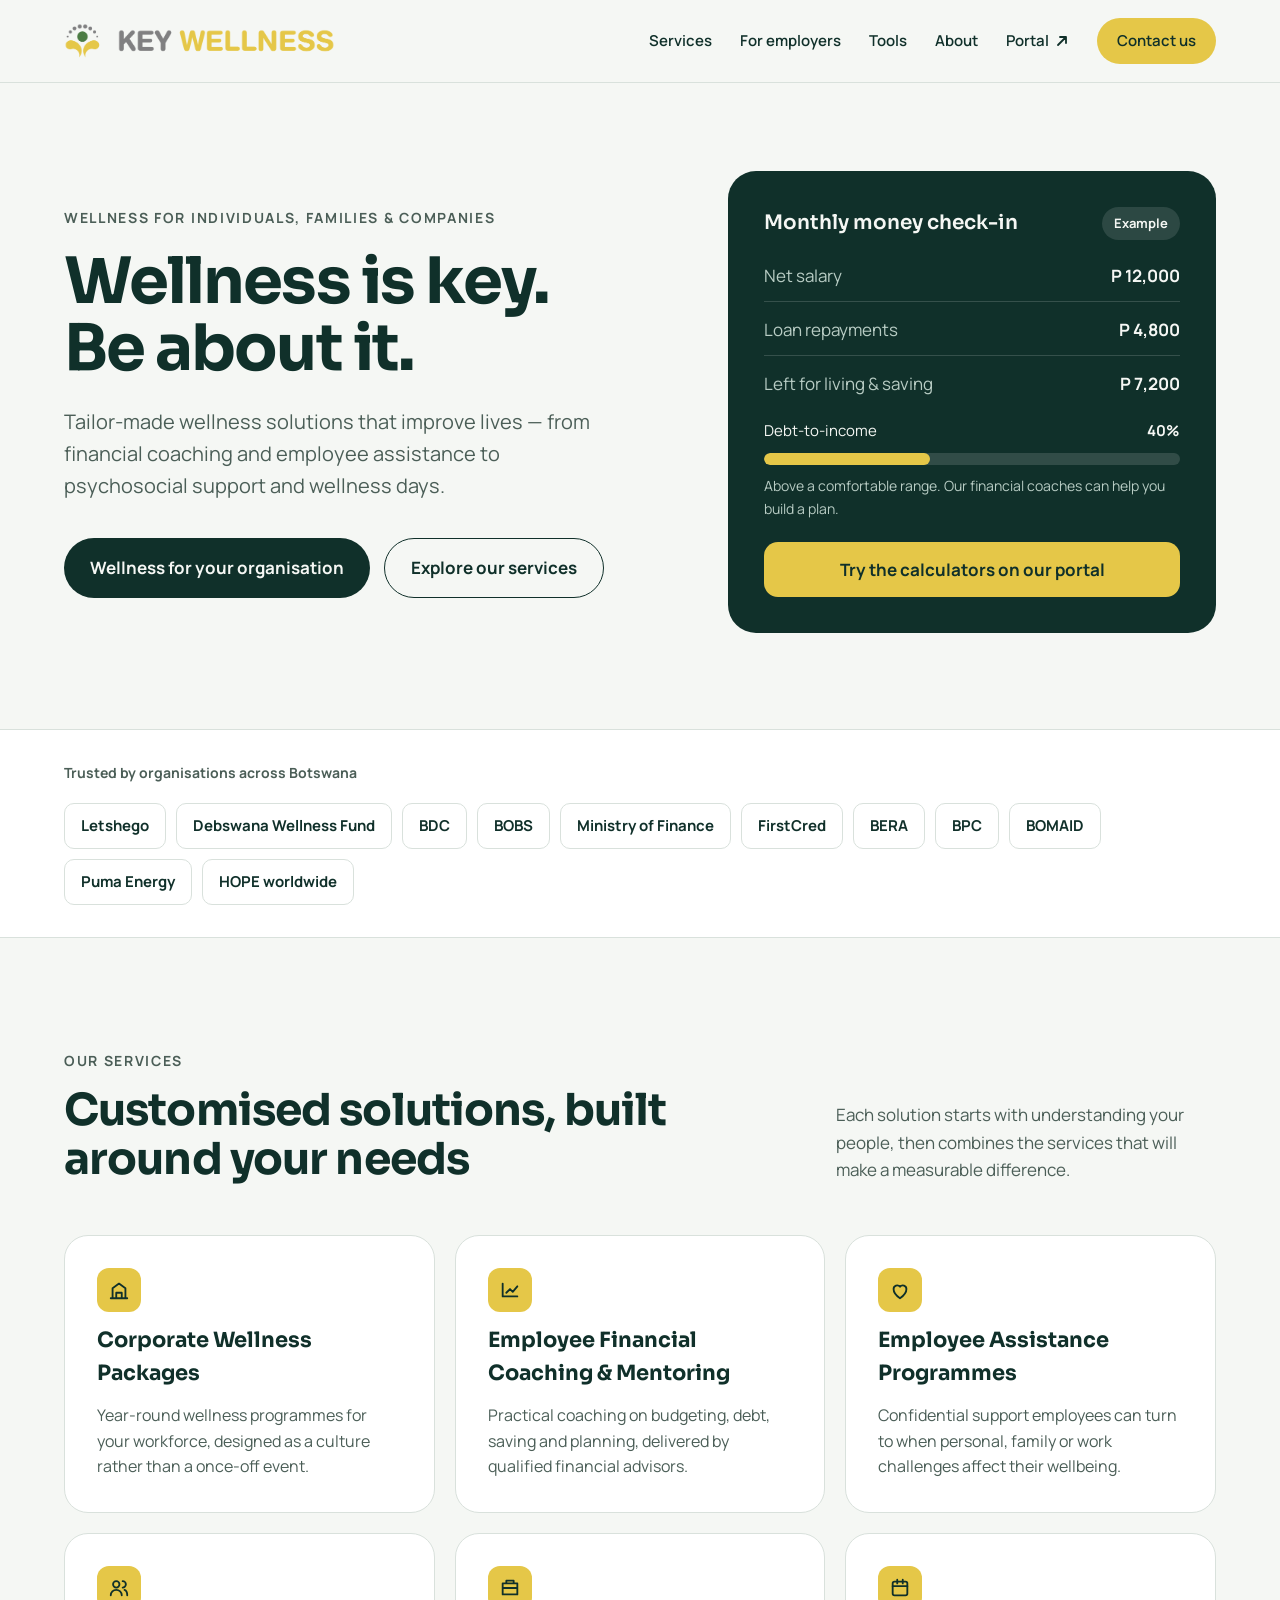
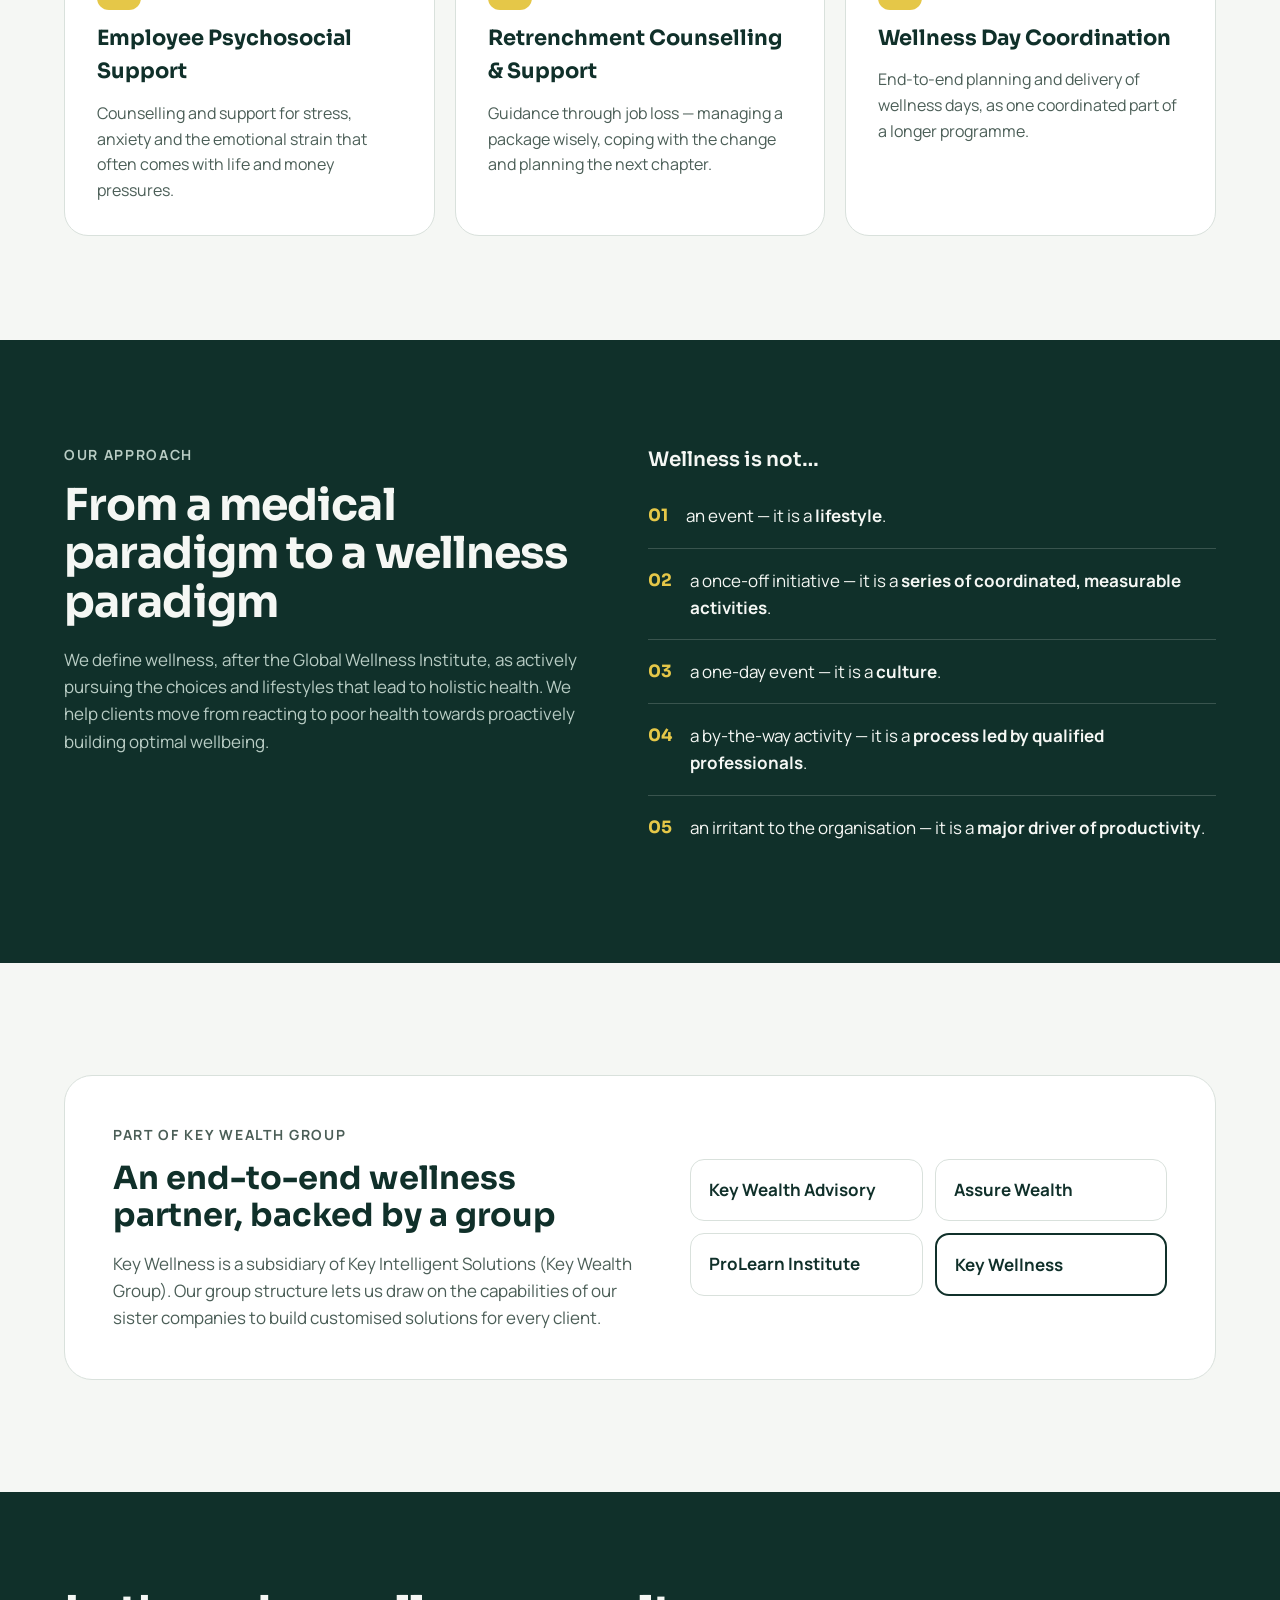
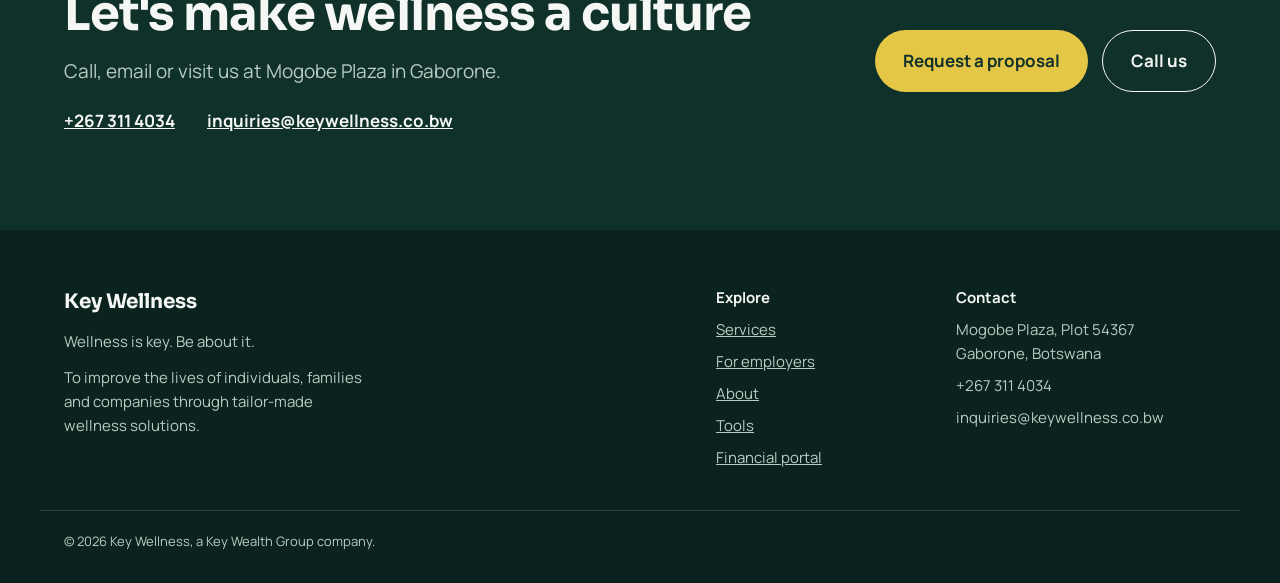
<file: index.html>
<!doctype html>
<html lang="en">
<head>
<meta charset="utf-8">
<meta name="viewport" content="width=device-width, initial-scale=1">
<title>Key Wellness — Home</title>
<meta name="description" content="Key Wellness offers tailor-made wellness solutions for individuals, families and companies in Botswana.">
<link rel="icon" href="logo.png">
<link rel="preconnect" href="https://fonts.googleapis.com">
<link rel="stylesheet" href="https://fonts.googleapis.com/css2?family=Sora:wght@600;700&amp;family=Manrope:wght@400;500;600;700&amp;display=swap">
<style>
body{margin:0;background:#F5F7F4}
a{color:#10302A}a:hover{color:#1C4A40}
</style>
<style>html{scroll-behavior:smooth}*{box-sizing:border-box}img{max-width:100%}@media (max-width:640px){h1{font-size:44px!important}h2{font-size:32px!important}}</style>
</head>
<body>
<div style="font-family: Manrope, system-ui, sans-serif; color: #10302A; background: #F5F7F4; font-size: 17px; line-height: 1.6">

<header style="background: #F5F7F4; border-bottom: 1px solid #D9E1DC">
<nav style="max-width: 1200px; margin: 0 auto; padding: 18px 24px; display: flex; flex-wrap: wrap; align-items: center; justify-content: space-between; gap: 16px">
<a href="index.html" style="display: flex; align-items: center; gap: 10px; text-decoration: none; color: #10302A">
<img src="logo.png" alt="Key Wellness" style="height: 36px; width: auto; display: block">
</a>
<div style="display: flex; flex-wrap: wrap; align-items: center; gap: 28px; font-weight: 600; font-size: 15px">
<a href="#services" style="text-decoration: none">Services</a>
<a href="employers.html" style="text-decoration: none">For employers</a>
<a href="tools.html" style="text-decoration: none">Tools</a>
<a href="#about" style="text-decoration: none">About</a>
<a href="https://portal.keywellness.co.bw/" style="text-decoration: none; display: inline-flex; align-items: center; gap: 6px">Portal <svg width="14" height="14" viewBox="0 0 14 14" aria-hidden="true"><path d="M5 3h6v6M11 3 3 11" fill="none" stroke="currentColor" stroke-width="1.8" stroke-linecap="round" stroke-linejoin="round"></path></svg></a>
<a href="#contact" style="text-decoration: none; background: #E5C748; color: #10302A; padding: 11px 20px; border-radius: 999px; min-height: 44px; box-sizing: border-box; display: inline-flex; align-items: center">Contact us</a>
</div>
</nav>
</header>

<section style="max-width: 1200px; margin: 0 auto; padding: 88px 24px 96px; display: flex; flex-wrap: wrap; gap: 56px; align-items: center">
<div style="flex: 1 1 520px; min-width: 0">
<p style="margin: 0 0 20px; font-size: 14px; font-weight: 700; letter-spacing: 0.12em; text-transform: uppercase; color: #4B5E57">Wellness for individuals, families &amp; companies</p>
<h1 style="margin: 0 0 24px; font-family: Sora, sans-serif; font-size: 64px; line-height: 1.04; letter-spacing: -0.03em; font-weight: 700">Wellness is key.<br>Be about it.</h1>
<p style="margin: 0 0 36px; font-size: 20px; color: #4B5E57; max-width: 34rem">Tailor-made wellness solutions that improve lives — from financial coaching and employee assistance to psychosocial support and wellness days.</p>
<div style="display: flex; flex-wrap: wrap; gap: 14px">
<a href="employers.html" style="text-decoration: none; background: #10302A; color: #F5F7F4; font-weight: 700; padding: 16px 26px; border-radius: 999px; min-height: 44px; box-sizing: border-box">Wellness for your organisation</a>
<a href="#services" style="text-decoration: none; border: 1.5px solid #10302A; font-weight: 700; padding: 15px 26px; border-radius: 999px; min-height: 44px; box-sizing: border-box">Explore our services</a>
</div>
</div>
<div style="flex: 1 1 400px; min-width: 0">
<div style="background: #10302A; color: #F5F7F4; border-radius: 28px; padding: 36px; display: flex; flex-direction: column; gap: 22px">
<div style="display: flex; justify-content: space-between; align-items: center; gap: 12px">
<span style="font-family: Sora, sans-serif; font-weight: 600; font-size: 20px">Monthly money check-in</span>
<span style="font-size: 13px; font-weight: 700; background: rgba(245,247,244,0.12); padding: 6px 12px; border-radius: 999px">Example</span>
</div>
<div style="display: flex; flex-direction: column; gap: 14px">
<div style="display: flex; justify-content: space-between; border-bottom: 1px solid rgba(245,247,244,0.16); padding-bottom: 12px"><span style="color: #B8CCC4">Net salary</span><span style="font-weight: 700">P 12,000</span></div>
<div style="display: flex; justify-content: space-between; border-bottom: 1px solid rgba(245,247,244,0.16); padding-bottom: 12px"><span style="color: #B8CCC4">Loan repayments</span><span style="font-weight: 700">P 4,800</span></div>
<div style="display: flex; justify-content: space-between"><span style="color: #B8CCC4">Left for living &amp; saving</span><span style="font-weight: 700">P 7,200</span></div>
</div>
<div style="display: flex; flex-direction: column; gap: 10px">
<div style="display: flex; justify-content: space-between; font-size: 15px"><span>Debt-to-income</span><span style="font-weight: 700">40%</span></div>
<div style="height: 12px; background: rgba(245,247,244,0.14); border-radius: 999px; overflow: hidden"><div style="width: 40%; height: 100%; background: #E5C748; border-radius: 999px"></div></div>
<p style="margin: 0; font-size: 14px; color: #B8CCC4">Above a comfortable range. Our financial coaches can help you build a plan.</p>
</div>
<a href="tools.html" style="text-decoration: none; background: #E5C748; color: #10302A; text-align: center; font-weight: 700; padding: 14px; border-radius: 14px; min-height: 44px; box-sizing: border-box">Try the calculators on our portal</a>
</div>
</div>
</section>

<section style="border-top: 1px solid #D9E1DC; border-bottom: 1px solid #D9E1DC; background: #FFFFFF">
<div style="max-width: 1200px; margin: 0 auto; padding: 32px 24px; display: flex; flex-direction: column; gap: 18px">
<span style="font-size: 14px; font-weight: 700; color: #4B5E57">Trusted by organisations across Botswana</span>
<div style="display: flex; flex-wrap: wrap; gap: 10px">
<span style="border: 1px solid #D9E1DC; border-radius: 10px; padding: 10px 16px; font-weight: 700; font-size: 15px">Letshego</span>
<span style="border: 1px solid #D9E1DC; border-radius: 10px; padding: 10px 16px; font-weight: 700; font-size: 15px">Debswana Wellness Fund</span>
<span style="border: 1px solid #D9E1DC; border-radius: 10px; padding: 10px 16px; font-weight: 700; font-size: 15px">BDC</span>
<span style="border: 1px solid #D9E1DC; border-radius: 10px; padding: 10px 16px; font-weight: 700; font-size: 15px">BOBS</span>
<span style="border: 1px solid #D9E1DC; border-radius: 10px; padding: 10px 16px; font-weight: 700; font-size: 15px">Ministry of Finance</span>
<span style="border: 1px solid #D9E1DC; border-radius: 10px; padding: 10px 16px; font-weight: 700; font-size: 15px">FirstCred</span>
<span style="border: 1px solid #D9E1DC; border-radius: 10px; padding: 10px 16px; font-weight: 700; font-size: 15px">BERA</span>
<span style="border: 1px solid #D9E1DC; border-radius: 10px; padding: 10px 16px; font-weight: 700; font-size: 15px">BPC</span>
<span style="border: 1px solid #D9E1DC; border-radius: 10px; padding: 10px 16px; font-weight: 700; font-size: 15px">BOMAID</span>
<span style="border: 1px solid #D9E1DC; border-radius: 10px; padding: 10px 16px; font-weight: 700; font-size: 15px">Puma Energy</span>
<span style="border: 1px solid #D9E1DC; border-radius: 10px; padding: 10px 16px; font-weight: 700; font-size: 15px">HOPE worldwide</span>
</div>
</div>
</section>

<section id="services" style="max-width: 1200px; margin: 0 auto; padding: 112px 24px 104px">
<div style="display: flex; flex-wrap: wrap; justify-content: space-between; align-items: flex-end; gap: 24px; margin-bottom: 52px">
<div style="max-width: 640px">
<p style="margin: 0 0 14px; font-size: 14px; font-weight: 700; letter-spacing: 0.12em; text-transform: uppercase; color: #4B5E57">Our services</p>
<h2 style="margin: 0; font-family: Sora, sans-serif; font-size: 44px; line-height: 1.1; letter-spacing: -0.02em">Customised solutions, built around your needs</h2>
</div>
<p style="margin: 0; max-width: 380px; color: #4B5E57">Each solution starts with understanding your people, then combines the services that will make a measurable difference.</p>
</div>
<div style="display: flex; flex-wrap: wrap; gap: 20px">
<div style="flex: 1 1 340px; min-width: 0; background: #FFFFFF; border: 1px solid #D9E1DC; border-radius: 24px; padding: 32px; display: flex; flex-direction: column; gap: 12px">
<span style="width: 44px; height: 44px; border-radius: 12px; background: #E5C748; display: flex; align-items: center; justify-content: center"><svg width="22" height="22" viewBox="0 0 24 24" aria-hidden="true"><path d="M3 21h18M5 21V10l7-5 7 5v11M9 21v-6h6v6" fill="none" stroke="#10302A" stroke-width="2" stroke-linecap="round" stroke-linejoin="round"></path></svg></span>
<h3 style="margin: 0; font-family: Sora, sans-serif; font-size: 21px">Corporate Wellness Packages</h3>
<p style="margin: 0; color: #4B5E57; font-size: 16px">Year-round wellness programmes for your workforce, designed as a culture rather than a once-off event.</p>
</div>
<div style="flex: 1 1 340px; min-width: 0; background: #FFFFFF; border: 1px solid #D9E1DC; border-radius: 24px; padding: 32px; display: flex; flex-direction: column; gap: 12px">
<span style="width: 44px; height: 44px; border-radius: 12px; background: #E5C748; display: flex; align-items: center; justify-content: center"><svg width="22" height="22" viewBox="0 0 24 24" aria-hidden="true"><path d="M4 19V5M4 19h16M8 15l4-4 3 3 5-6" fill="none" stroke="#10302A" stroke-width="2" stroke-linecap="round" stroke-linejoin="round"></path></svg></span>
<h3 style="margin: 0; font-family: Sora, sans-serif; font-size: 21px">Employee Financial Coaching &amp; Mentoring</h3>
<p style="margin: 0; color: #4B5E57; font-size: 16px">Practical coaching on budgeting, debt, saving and planning, delivered by qualified financial advisors.</p>
</div>
<div style="flex: 1 1 340px; min-width: 0; background: #FFFFFF; border: 1px solid #D9E1DC; border-radius: 24px; padding: 32px; display: flex; flex-direction: column; gap: 12px">
<span style="width: 44px; height: 44px; border-radius: 12px; background: #E5C748; display: flex; align-items: center; justify-content: center"><svg width="22" height="22" viewBox="0 0 24 24" aria-hidden="true"><path d="M12 21s-7-4.5-7-10a4 4 0 0 1 7-2.6A4 4 0 0 1 19 11c0 5.5-7 10-7 10z" fill="none" stroke="#10302A" stroke-width="2" stroke-linejoin="round"></path></svg></span>
<h3 style="margin: 0; font-family: Sora, sans-serif; font-size: 21px">Employee Assistance Programmes</h3>
<p style="margin: 0; color: #4B5E57; font-size: 16px">Confidential support employees can turn to when personal, family or work challenges affect their wellbeing.</p>
</div>
<div style="flex: 1 1 340px; min-width: 0; background: #FFFFFF; border: 1px solid #D9E1DC; border-radius: 24px; padding: 32px; display: flex; flex-direction: column; gap: 12px">
<span style="width: 44px; height: 44px; border-radius: 12px; background: #E5C748; display: flex; align-items: center; justify-content: center"><svg width="22" height="22" viewBox="0 0 24 24" aria-hidden="true"><circle cx="9" cy="8" r="3.5" fill="none" stroke="#10302A" stroke-width="2"></circle><path d="M3 20c0-3.3 2.7-6 6-6s6 2.7 6 6M16 4.5a3.5 3.5 0 0 1 0 7M18 14c2 .7 3 2.8 3 6" fill="none" stroke="#10302A" stroke-width="2" stroke-linecap="round"></path></svg></span>
<h3 style="margin: 0; font-family: Sora, sans-serif; font-size: 21px">Employee Psychosocial Support</h3>
<p style="margin: 0; color: #4B5E57; font-size: 16px">Counselling and support for stress, anxiety and the emotional strain that often comes with life and money pressures.</p>
</div>
<div style="flex: 1 1 340px; min-width: 0; background: #FFFFFF; border: 1px solid #D9E1DC; border-radius: 24px; padding: 32px; display: flex; flex-direction: column; gap: 12px">
<span style="width: 44px; height: 44px; border-radius: 12px; background: #E5C748; display: flex; align-items: center; justify-content: center"><svg width="22" height="22" viewBox="0 0 24 24" aria-hidden="true"><path d="M8 7V4h8v3M4 7h16v12H4zM4 12h16" fill="none" stroke="#10302A" stroke-width="2" stroke-linejoin="round"></path></svg></span>
<h3 style="margin: 0; font-family: Sora, sans-serif; font-size: 21px">Retrenchment Counselling &amp; Support</h3>
<p style="margin: 0; color: #4B5E57; font-size: 16px">Guidance through job loss — managing a package wisely, coping with the change and planning the next chapter.</p>
</div>
<div style="flex: 1 1 340px; min-width: 0; background: #FFFFFF; border: 1px solid #D9E1DC; border-radius: 24px; padding: 32px; display: flex; flex-direction: column; gap: 12px">
<span style="width: 44px; height: 44px; border-radius: 12px; background: #E5C748; display: flex; align-items: center; justify-content: center"><svg width="22" height="22" viewBox="0 0 24 24" aria-hidden="true"><rect x="4" y="5" width="16" height="15" rx="2" fill="none" stroke="#10302A" stroke-width="2"></rect><path d="M4 10h16M9 3v4M15 3v4" fill="none" stroke="#10302A" stroke-width="2" stroke-linecap="round"></path></svg></span>
<h3 style="margin: 0; font-family: Sora, sans-serif; font-size: 21px">Wellness Day Coordination</h3>
<p style="margin: 0; color: #4B5E57; font-size: 16px">End-to-end planning and delivery of wellness days, as one coordinated part of a longer programme.</p>
</div>
</div>
</section>

<section style="background: #10302A; color: #F5F7F4">
<div style="max-width: 1200px; margin: 0 auto; padding: 104px 24px; display: flex; flex-wrap: wrap; gap: 56px">
<div style="flex: 1 1 420px; min-width: 0">
<p style="margin: 0 0 14px; font-size: 14px; font-weight: 700; letter-spacing: 0.12em; text-transform: uppercase; color: #B8CCC4">Our approach</p>
<h2 style="margin: 0 0 20px; font-family: Sora, sans-serif; font-size: 44px; line-height: 1.1; letter-spacing: -0.02em">From a medical paradigm to a wellness paradigm</h2>
<p style="margin: 0; color: #B8CCC4">We define wellness, after the Global Wellness Institute, as actively pursuing the choices and lifestyles that lead to holistic health. We help clients move from reacting to poor health towards proactively building optimal wellbeing.</p>
</div>
<div style="flex: 1 1 460px; min-width: 0; display: flex; flex-direction: column">
<p style="margin: 0 0 8px; font-family: Sora, sans-serif; font-weight: 600; font-size: 20px">Wellness is not…</p>
<div style="display: flex; gap: 18px; padding: 18px 0; border-bottom: 1px solid rgba(245,247,244,0.18)"><span style="font-family: Sora, sans-serif; font-weight: 700; color: #E5C748">01</span><span>an event — it is a <strong>lifestyle</strong>.</span></div>
<div style="display: flex; gap: 18px; padding: 18px 0; border-bottom: 1px solid rgba(245,247,244,0.18)"><span style="font-family: Sora, sans-serif; font-weight: 700; color: #E5C748">02</span><span>a once-off initiative — it is a <strong>series of coordinated, measurable activities</strong>.</span></div>
<div style="display: flex; gap: 18px; padding: 18px 0; border-bottom: 1px solid rgba(245,247,244,0.18)"><span style="font-family: Sora, sans-serif; font-weight: 700; color: #E5C748">03</span><span>a one-day event — it is a <strong>culture</strong>.</span></div>
<div style="display: flex; gap: 18px; padding: 18px 0; border-bottom: 1px solid rgba(245,247,244,0.18)"><span style="font-family: Sora, sans-serif; font-weight: 700; color: #E5C748">04</span><span>a by-the-way activity — it is a <strong>process led by qualified professionals</strong>.</span></div>
<div style="display: flex; gap: 18px; padding: 18px 0"><span style="font-family: Sora, sans-serif; font-weight: 700; color: #E5C748">05</span><span>an irritant to the organisation — it is a <strong>major driver of productivity</strong>.</span></div>
</div>
</div>
</section>

<section id="about" style="max-width: 1200px; margin: 0 auto; padding: 112px 24px 112px">
<div style="background: #FFFFFF; border: 1px solid #D9E1DC; border-radius: 28px; padding: 48px; display: flex; flex-wrap: wrap; gap: 40px; align-items: center">
<div style="flex: 1 1 420px; min-width: 0">
<p style="margin: 0 0 14px; font-size: 14px; font-weight: 700; letter-spacing: 0.12em; text-transform: uppercase; color: #4B5E57">Part of Key Wealth Group</p>
<h2 style="margin: 0 0 16px; font-family: Sora, sans-serif; font-size: 32px; line-height: 1.15">An end-to-end wellness partner, backed by a group</h2>
<p style="margin: 0; color: #4B5E57">Key Wellness is a subsidiary of Key Intelligent Solutions (Key Wealth Group). Our group structure lets us draw on the capabilities of our sister companies to build customised solutions for every client.</p>
</div>
<div style="flex: 1 1 360px; min-width: 0; display: flex; flex-wrap: wrap; gap: 12px">
<span style="flex: 1 1 160px; border: 1px solid #D9E1DC; border-radius: 14px; padding: 16px 18px; font-weight: 700">Key Wealth Advisory</span>
<span style="flex: 1 1 160px; border: 1px solid #D9E1DC; border-radius: 14px; padding: 16px 18px; font-weight: 700">Assure Wealth</span>
<span style="flex: 1 1 160px; border: 1px solid #D9E1DC; border-radius: 14px; padding: 16px 18px; font-weight: 700">ProLearn Institute</span>
<span style="flex: 1 1 160px; border: 2px solid #10302A; border-radius: 14px; padding: 16px 18px; font-weight: 700">Key Wellness</span>
</div>
</div>
</section>

<section id="contact" style="background: #10302A; color: #F5F7F4">
<div style="max-width: 1200px; margin: 0 auto; padding: 96px 24px; display: flex; flex-wrap: wrap; gap: 48px; align-items: center; justify-content: space-between">
<div style="flex: 1 1 520px; min-width: 0">
<h2 style="margin: 0 0 16px; font-family: Sora, sans-serif; font-size: 48px; line-height: 1.08; letter-spacing: -0.02em">Let's make wellness a culture</h2>
<p style="margin: 0 0 20px; color: #B8CCC4; font-size: 19px; max-width: 32rem">Call, email or visit us at Mogobe Plaza in Gaborone.</p>
<div style="display: flex; flex-wrap: wrap; gap: 12px 32px; font-weight: 700">
<a href="tel:+2673114034" style="color: #F5F7F4">+267 311 4034</a>
<a href="mailto:inquiries@keywellness.co.bw" style="color: #F5F7F4">inquiries@keywellness.co.bw</a>
</div>
</div>
<div style="display: flex; flex-wrap: wrap; gap: 14px">
<a href="employers.html" style="text-decoration: none; background: #E5C748; color: #10302A; font-weight: 700; padding: 17px 28px; border-radius: 999px; min-height: 44px; box-sizing: border-box">Request a proposal</a>
<a href="tel:+2673114034" style="text-decoration: none; border: 1.5px solid #F5F7F4; color: #F5F7F4; font-weight: 700; padding: 16px 28px; border-radius: 999px; min-height: 44px; box-sizing: border-box">Call us</a>
</div>
</div>
</section>

<footer style="background: #0B231E; color: #B8CCC4; font-size: 15px">
<div style="max-width: 1200px; margin: 0 auto; padding: 56px 24px 40px; display: flex; flex-wrap: wrap; gap: 40px; justify-content: space-between">
<div style="flex: 1 1 280px; min-width: 0; display: flex; flex-direction: column; gap: 12px">
<span style="font-family: Sora, sans-serif; font-weight: 700; font-size: 20px; color: #F5F7F4">Key Wellness</span>
<span>Wellness is key. Be about it.</span>
<span style="max-width: 300px">To improve the lives of individuals, families and companies through tailor-made wellness solutions.</span>
</div>
<div style="flex: 0 1 200px; display: flex; flex-direction: column; gap: 8px">
<span style="font-weight: 700; color: #F5F7F4">Explore</span>
<a href="#services" style="color: #B8CCC4">Services</a>
<a href="employers.html" style="color: #B8CCC4">For employers</a>
<a href="#about" style="color: #B8CCC4">About</a>
<a href="tools.html" style="color: #B8CCC4">Tools</a>
<a href="https://portal.keywellness.co.bw/" style="color: #B8CCC4">Financial portal</a>
</div>
<div style="flex: 0 1 260px; display: flex; flex-direction: column; gap: 8px">
<span style="font-weight: 700; color: #F5F7F4">Contact</span>
<span>Mogobe Plaza, Plot 54367<br>Gaborone, Botswana</span>
<span>+267 311 4034</span>
<span>inquiries@keywellness.co.bw</span>
</div>
</div>
<div style="max-width: 1200px; margin: 0 auto; padding: 20px 24px 32px; border-top: 1px solid rgba(184,204,196,0.2); font-size: 13px">© 2026 Key Wellness, a Key Wealth Group company.</div>
</footer>

</div>
</body>
</html>
</file>
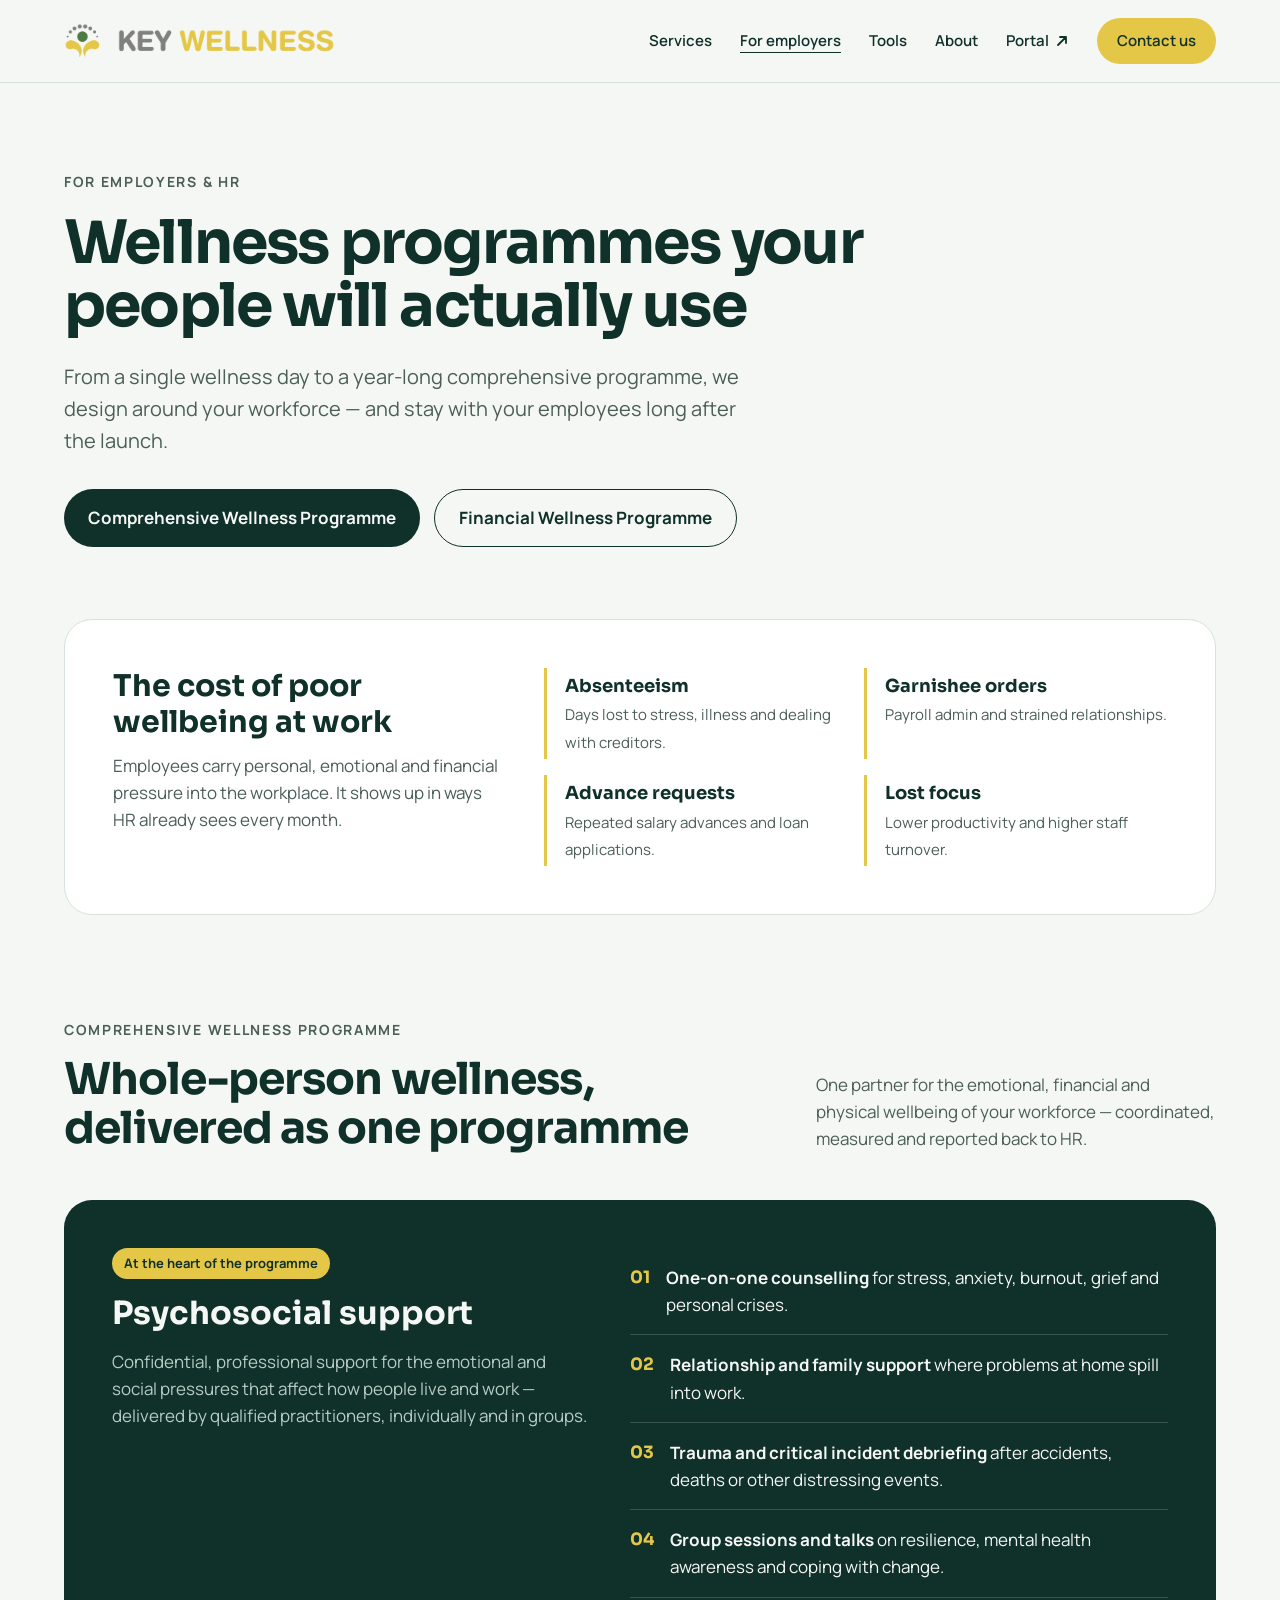
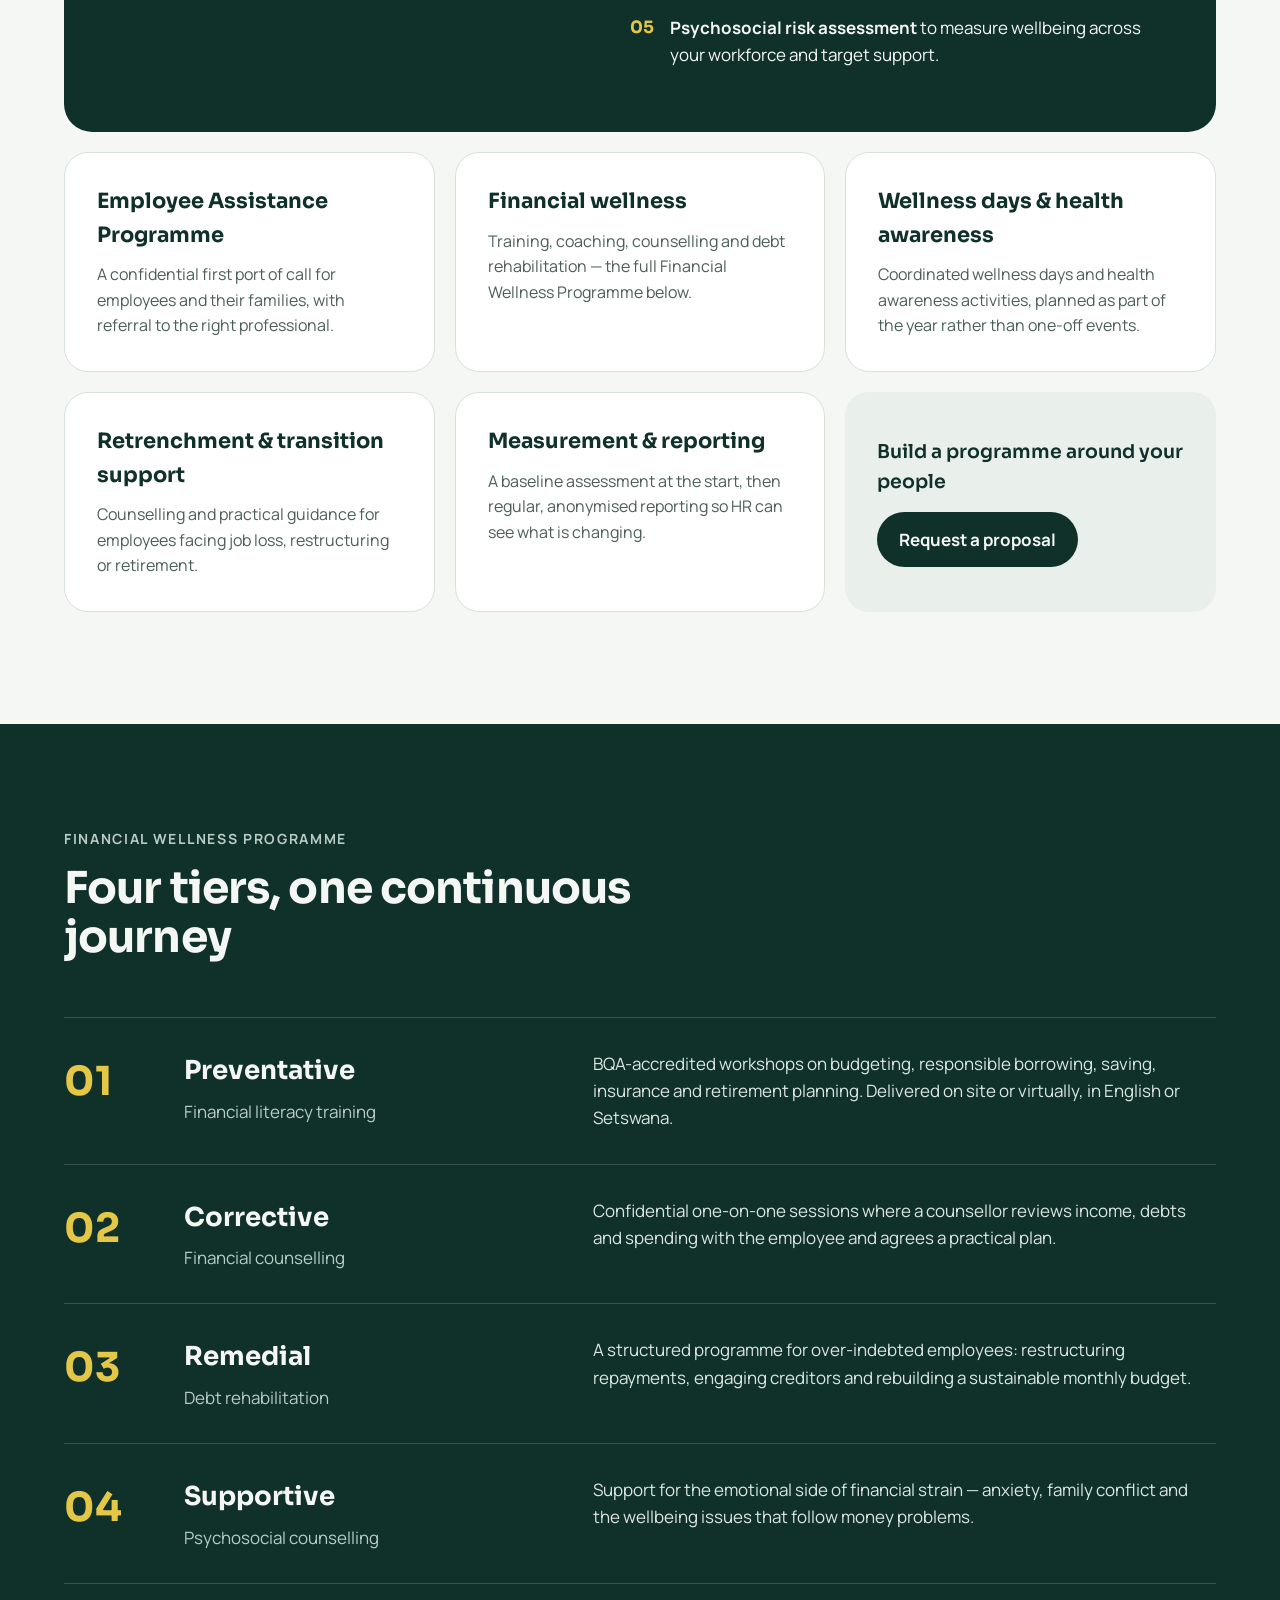
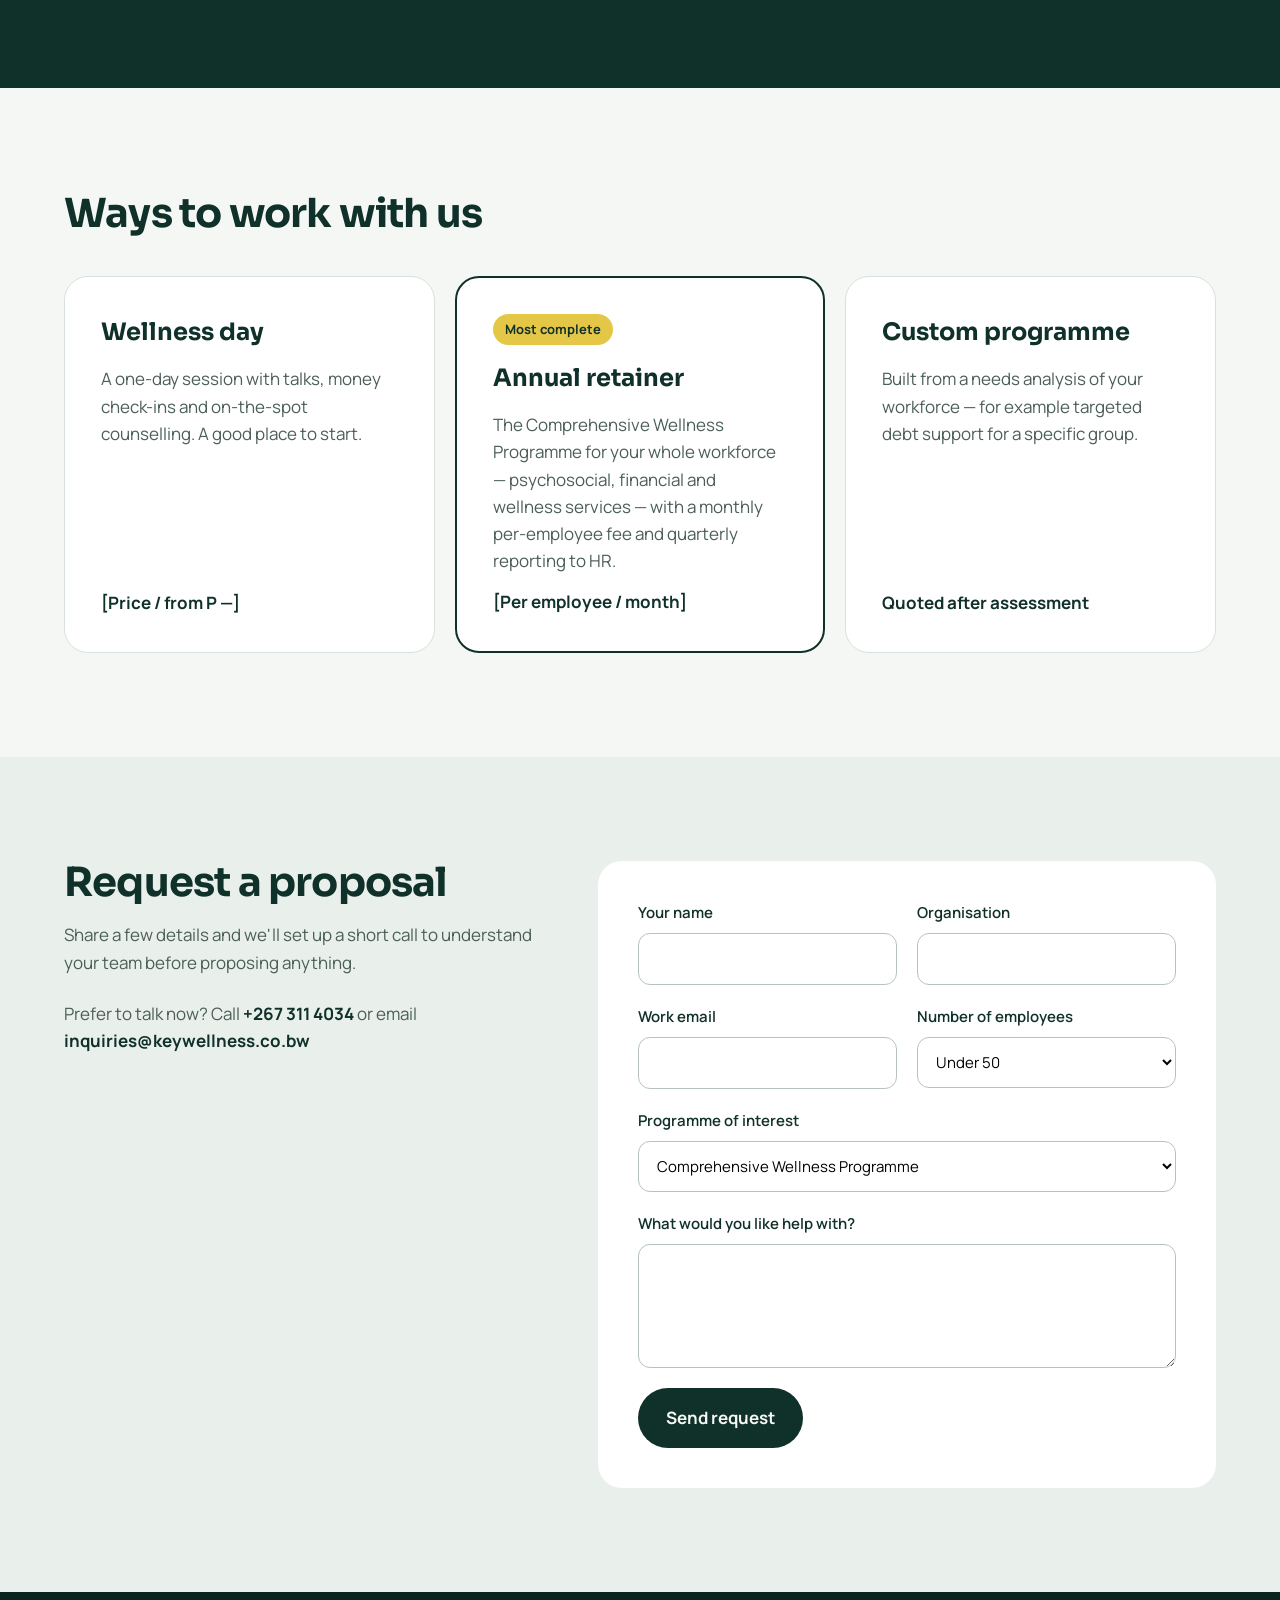
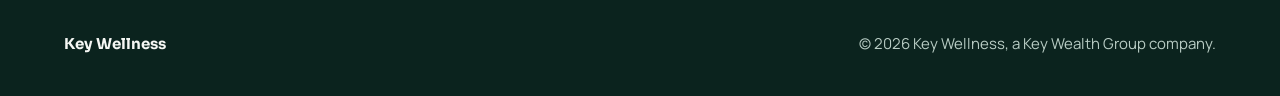
<file: employers.html>
<!doctype html>
<html lang="en">
<head>
<meta charset="utf-8">
<meta name="viewport" content="width=device-width, initial-scale=1">
<title>Key Wellness — For Employers</title>
<meta name="description" content="Financial wellness programmes for employers in Botswana: training, counselling, debt rehabilitation and psychosocial support.">
<link rel="icon" href="logo.png">
<link rel="preconnect" href="https://fonts.googleapis.com">
<link rel="stylesheet" href="https://fonts.googleapis.com/css2?family=Sora:wght@600;700&amp;family=Manrope:wght@400;500;600;700&amp;display=swap">
<style>
body{margin:0;background:#F5F7F4}
a{color:#10302A}a:hover{color:#1C4A40}
</style>
<style>html{scroll-behavior:smooth}*{box-sizing:border-box}img{max-width:100%}@media (max-width:640px){h1{font-size:44px!important}h2{font-size:32px!important}}</style>
</head>
<body>
<div style="font-family: Manrope, system-ui, sans-serif; color: #10302A; background: #F5F7F4; font-size: 17px; line-height: 1.6">

<header style="background: #F5F7F4; border-bottom: 1px solid #D9E1DC">
<nav style="max-width: 1200px; margin: 0 auto; padding: 18px 24px; display: flex; flex-wrap: wrap; align-items: center; justify-content: space-between; gap: 16px">
<a href="index.html" style="display: flex; align-items: center; gap: 10px; text-decoration: none; color: #10302A">
<img src="logo.png" alt="Key Wellness" style="height: 36px; width: auto; display: block">
</a>
<div style="display: flex; flex-wrap: wrap; align-items: center; gap: 28px; font-weight: 600; font-size: 15px">
<a href="index.html#services" style="text-decoration: none">Services</a>
<a href="employers.html" style="text-decoration: underline; text-underline-offset: 6px">For employers</a>
<a href="tools.html" style="text-decoration: none">Tools</a>
<a href="index.html#about" style="text-decoration: none">About</a>
<a href="https://portal.keywellness.co.bw/" style="text-decoration: none; display: inline-flex; align-items: center; gap: 6px">Portal <svg width="14" height="14" viewBox="0 0 14 14" aria-hidden="true"><path d="M5 3h6v6M11 3 3 11" fill="none" stroke="currentColor" stroke-width="1.8" stroke-linecap="round" stroke-linejoin="round"></path></svg></a>
<a href="index.html#contact" style="text-decoration: none; background: #E5C748; color: #10302A; padding: 11px 20px; border-radius: 999px; min-height: 44px; box-sizing: border-box; display: inline-flex; align-items: center">Contact us</a>
</div>
</nav>
</header>

<section style="max-width: 1200px; margin: 0 auto; padding: 88px 24px 72px">
<p style="margin: 0 0 18px; font-size: 14px; font-weight: 700; letter-spacing: 0.12em; text-transform: uppercase; color: #4B5E57">For employers &amp; HR</p>
<h1 style="margin: 0 0 24px; font-family: Sora, sans-serif; font-size: 60px; line-height: 1.05; letter-spacing: -0.03em; max-width: 880px">Wellness programmes your people will actually use</h1>
<p style="margin: 0 0 32px; font-size: 20px; color: #4B5E57; max-width: 44rem">From a single wellness day to a year-long comprehensive programme, we design around your workforce — and stay with your employees long after the launch.</p>
<div style="display: flex; flex-wrap: wrap; gap: 14px">
<a href="#comprehensive" style="text-decoration: none; background: #10302A; color: #F5F7F4; font-weight: 700; padding: 15px 24px; border-radius: 999px; min-height: 44px; box-sizing: border-box">Comprehensive Wellness Programme</a>
<a href="#financial" style="text-decoration: none; border: 1.5px solid #10302A; font-weight: 700; padding: 14px 24px; border-radius: 999px; min-height: 44px; box-sizing: border-box">Financial Wellness Programme</a>
</div>
</section>

<section style="max-width: 1200px; margin: 0 auto; padding: 0 24px 96px">
<div style="background: #FFFFFF; border: 1px solid #D9E1DC; border-radius: 28px; padding: 48px; display: flex; flex-wrap: wrap; gap: 40px">
<div style="flex: 1 1 340px; min-width: 0">
<h2 style="margin: 0 0 12px; font-family: Sora, sans-serif; font-size: 30px; line-height: 1.2">The cost of poor wellbeing at work</h2>
<p style="margin: 0; color: #4B5E57">Employees carry personal, emotional and financial pressure into the workplace. It shows up in ways HR already sees every month.</p>
</div>
<div style="flex: 2 1 520px; min-width: 0; display: flex; flex-wrap: wrap; gap: 16px">
<div style="flex: 1 1 220px; border-left: 3px solid #E5C748; padding: 4px 0 4px 18px"><strong style="display: block; font-family: Sora, sans-serif; font-size: 18px">Absenteeism</strong><span style="color: #4B5E57; font-size: 15px">Days lost to stress, illness and dealing with creditors.</span></div>
<div style="flex: 1 1 220px; border-left: 3px solid #E5C748; padding: 4px 0 4px 18px"><strong style="display: block; font-family: Sora, sans-serif; font-size: 18px">Garnishee orders</strong><span style="color: #4B5E57; font-size: 15px">Payroll admin and strained relationships.</span></div>
<div style="flex: 1 1 220px; border-left: 3px solid #E5C748; padding: 4px 0 4px 18px"><strong style="display: block; font-family: Sora, sans-serif; font-size: 18px">Advance requests</strong><span style="color: #4B5E57; font-size: 15px">Repeated salary advances and loan applications.</span></div>
<div style="flex: 1 1 220px; border-left: 3px solid #E5C748; padding: 4px 0 4px 18px"><strong style="display: block; font-family: Sora, sans-serif; font-size: 18px">Lost focus</strong><span style="color: #4B5E57; font-size: 15px">Lower productivity and higher staff turnover.</span></div>
</div>
</div>
</section>

<section id="comprehensive" style="max-width: 1200px; margin: 0 auto; padding: 8px 24px 112px">
<div style="display: flex; flex-wrap: wrap; justify-content: space-between; align-items: flex-end; gap: 24px; margin-bottom: 48px">
<div style="max-width: 680px">
<p style="margin: 0 0 14px; font-size: 14px; font-weight: 700; letter-spacing: 0.12em; text-transform: uppercase; color: #4B5E57">Comprehensive Wellness Programme</p>
<h2 style="margin: 0; font-family: Sora, sans-serif; font-size: 44px; line-height: 1.1; letter-spacing: -0.02em">Whole-person wellness, delivered as one programme</h2>
</div>
<p style="margin: 0; max-width: 400px; color: #4B5E57">One partner for the emotional, financial and physical wellbeing of your workforce — coordinated, measured and reported back to HR.</p>
</div>

<div style="background: #10302A; color: #F5F7F4; border-radius: 28px; padding: 48px; display: flex; flex-wrap: wrap; gap: 40px; margin-bottom: 20px">
<div style="flex: 1 1 360px; min-width: 0; display: flex; flex-direction: column; gap: 16px">
<span style="align-self: flex-start; font-size: 13px; font-weight: 700; background: #E5C748; color: #10302A; padding: 5px 12px; border-radius: 999px">At the heart of the programme</span>
<h3 style="margin: 0; font-family: Sora, sans-serif; font-size: 32px; line-height: 1.15">Psychosocial support</h3>
<p style="margin: 0; color: #B8CCC4">Confidential, professional support for the emotional and social pressures that affect how people live and work — delivered by qualified practitioners, individually and in groups.</p>
</div>
<div style="flex: 1 1 420px; min-width: 0; display: flex; flex-direction: column">
<div style="display: flex; gap: 16px; padding: 16px 0; border-bottom: 1px solid rgba(245,247,244,0.18)"><span style="font-family: Sora, sans-serif; font-weight: 700; color: #E5C748">01</span><span><strong>One-on-one counselling</strong> for stress, anxiety, burnout, grief and personal crises.</span></div>
<div style="display: flex; gap: 16px; padding: 16px 0; border-bottom: 1px solid rgba(245,247,244,0.18)"><span style="font-family: Sora, sans-serif; font-weight: 700; color: #E5C748">02</span><span><strong>Relationship and family support</strong> where problems at home spill into work.</span></div>
<div style="display: flex; gap: 16px; padding: 16px 0; border-bottom: 1px solid rgba(245,247,244,0.18)"><span style="font-family: Sora, sans-serif; font-weight: 700; color: #E5C748">03</span><span><strong>Trauma and critical incident debriefing</strong> after accidents, deaths or other distressing events.</span></div>
<div style="display: flex; gap: 16px; padding: 16px 0; border-bottom: 1px solid rgba(245,247,244,0.18)"><span style="font-family: Sora, sans-serif; font-weight: 700; color: #E5C748">04</span><span><strong>Group sessions and talks</strong> on resilience, mental health awareness and coping with change.</span></div>
<div style="display: flex; gap: 16px; padding: 16px 0"><span style="font-family: Sora, sans-serif; font-weight: 700; color: #E5C748">05</span><span><strong>Psychosocial risk assessment</strong> to measure wellbeing across your workforce and target support.</span></div>
</div>
</div>

<div style="display: flex; flex-wrap: wrap; gap: 20px">
<div style="flex: 1 1 340px; min-width: 0; background: #FFFFFF; border: 1px solid #D9E1DC; border-radius: 24px; padding: 32px; display: flex; flex-direction: column; gap: 10px">
<h3 style="margin: 0; font-family: Sora, sans-serif; font-size: 21px">Employee Assistance Programme</h3>
<p style="margin: 0; color: #4B5E57; font-size: 16px">A confidential first port of call for employees and their families, with referral to the right professional.</p>
</div>
<div style="flex: 1 1 340px; min-width: 0; background: #FFFFFF; border: 1px solid #D9E1DC; border-radius: 24px; padding: 32px; display: flex; flex-direction: column; gap: 10px">
<h3 style="margin: 0; font-family: Sora, sans-serif; font-size: 21px">Financial wellness</h3>
<p style="margin: 0; color: #4B5E57; font-size: 16px">Training, coaching, counselling and debt rehabilitation — the full Financial Wellness Programme below.</p>
</div>
<div style="flex: 1 1 340px; min-width: 0; background: #FFFFFF; border: 1px solid #D9E1DC; border-radius: 24px; padding: 32px; display: flex; flex-direction: column; gap: 10px">
<h3 style="margin: 0; font-family: Sora, sans-serif; font-size: 21px">Wellness days &amp; health awareness</h3>
<p style="margin: 0; color: #4B5E57; font-size: 16px">Coordinated wellness days and health awareness activities, planned as part of the year rather than one-off events.</p>
</div>
<div style="flex: 1 1 340px; min-width: 0; background: #FFFFFF; border: 1px solid #D9E1DC; border-radius: 24px; padding: 32px; display: flex; flex-direction: column; gap: 10px">
<h3 style="margin: 0; font-family: Sora, sans-serif; font-size: 21px">Retrenchment &amp; transition support</h3>
<p style="margin: 0; color: #4B5E57; font-size: 16px">Counselling and practical guidance for employees facing job loss, restructuring or retirement.</p>
</div>
<div style="flex: 1 1 340px; min-width: 0; background: #FFFFFF; border: 1px solid #D9E1DC; border-radius: 24px; padding: 32px; display: flex; flex-direction: column; gap: 10px">
<h3 style="margin: 0; font-family: Sora, sans-serif; font-size: 21px">Measurement &amp; reporting</h3>
<p style="margin: 0; color: #4B5E57; font-size: 16px">A baseline assessment at the start, then regular, anonymised reporting so HR can see what is changing.</p>
</div>
<div style="flex: 1 1 340px; min-width: 0; background: #E9EFEA; border-radius: 24px; padding: 32px; display: flex; flex-direction: column; gap: 14px; justify-content: center">
<p style="margin: 0; font-family: Sora, sans-serif; font-weight: 600; font-size: 19px">Build a programme around your people</p>
<a href="#enquire" style="align-self: flex-start; text-decoration: none; background: #10302A; color: #F5F7F4; font-weight: 700; padding: 14px 22px; border-radius: 999px; min-height: 44px; box-sizing: border-box">Request a proposal</a>
</div>
</div>
</section>

<section id="financial" style="background: #10302A; color: #F5F7F4">
<div style="max-width: 1200px; margin: 0 auto; padding: 104px 24px">
<p style="margin: 0 0 14px; font-size: 14px; font-weight: 700; letter-spacing: 0.12em; text-transform: uppercase; color: #B8CCC4">Financial Wellness Programme</p>
<h2 style="margin: 0 0 56px; font-family: Sora, sans-serif; font-size: 44px; line-height: 1.1; letter-spacing: -0.02em; max-width: 700px">Four tiers, one continuous journey</h2>
<div style="display: flex; flex-direction: column; gap: 0">
<div style="display: flex; flex-wrap: wrap; gap: 20px 48px; padding: 32px 0; border-top: 1px solid rgba(245,247,244,0.18)">
<span style="flex: 0 0 72px; font-family: Sora, sans-serif; font-size: 40px; font-weight: 700; color: #E5C748">01</span>
<div style="flex: 1 1 260px; min-width: 0"><h3 style="margin: 0 0 6px; font-family: Sora, sans-serif; font-size: 26px">Preventative</h3><p style="margin: 0; color: #B8CCC4">Financial literacy training</p></div>
<p style="flex: 2 1 420px; min-width: 0; margin: 0; color: #DCE6E1">BQA-accredited workshops on budgeting, responsible borrowing, saving, insurance and retirement planning. Delivered on site or virtually, in English or Setswana.</p>
</div>
<div style="display: flex; flex-wrap: wrap; gap: 20px 48px; padding: 32px 0; border-top: 1px solid rgba(245,247,244,0.18)">
<span style="flex: 0 0 72px; font-family: Sora, sans-serif; font-size: 40px; font-weight: 700; color: #E5C748">02</span>
<div style="flex: 1 1 260px; min-width: 0"><h3 style="margin: 0 0 6px; font-family: Sora, sans-serif; font-size: 26px">Corrective</h3><p style="margin: 0; color: #B8CCC4">Financial counselling</p></div>
<p style="flex: 2 1 420px; min-width: 0; margin: 0; color: #DCE6E1">Confidential one-on-one sessions where a counsellor reviews income, debts and spending with the employee and agrees a practical plan.</p>
</div>
<div style="display: flex; flex-wrap: wrap; gap: 20px 48px; padding: 32px 0; border-top: 1px solid rgba(245,247,244,0.18)">
<span style="flex: 0 0 72px; font-family: Sora, sans-serif; font-size: 40px; font-weight: 700; color: #E5C748">03</span>
<div style="flex: 1 1 260px; min-width: 0"><h3 style="margin: 0 0 6px; font-family: Sora, sans-serif; font-size: 26px">Remedial</h3><p style="margin: 0; color: #B8CCC4">Debt rehabilitation</p></div>
<p style="flex: 2 1 420px; min-width: 0; margin: 0; color: #DCE6E1">A structured programme for over-indebted employees: restructuring repayments, engaging creditors and rebuilding a sustainable monthly budget.</p>
</div>
<div style="display: flex; flex-wrap: wrap; gap: 20px 48px; padding: 32px 0; border-top: 1px solid rgba(245,247,244,0.18); border-bottom: 1px solid rgba(245,247,244,0.18)">
<span style="flex: 0 0 72px; font-family: Sora, sans-serif; font-size: 40px; font-weight: 700; color: #E5C748">04</span>
<div style="flex: 1 1 260px; min-width: 0"><h3 style="margin: 0 0 6px; font-family: Sora, sans-serif; font-size: 26px">Supportive</h3><p style="margin: 0; color: #B8CCC4">Psychosocial counselling</p></div>
<p style="flex: 2 1 420px; min-width: 0; margin: 0; color: #DCE6E1">Support for the emotional side of financial strain — anxiety, family conflict and the wellbeing issues that follow money problems.</p>
</div>
</div>
</div>
</section>

<section style="max-width: 1200px; margin: 0 auto; padding: 104px 24px">
<h2 style="margin: 0 0 40px; font-family: Sora, sans-serif; font-size: 40px; line-height: 1.1; letter-spacing: -0.02em">Ways to work with us</h2>
<div style="display: flex; flex-wrap: wrap; gap: 20px">
<div style="flex: 1 1 320px; min-width: 0; background: #FFFFFF; border: 1px solid #D9E1DC; border-radius: 24px; padding: 36px; display: flex; flex-direction: column; gap: 14px">
<h3 style="margin: 0; font-family: Sora, sans-serif; font-size: 24px">Wellness day</h3>
<p style="margin: 0; color: #4B5E57">A one-day session with talks, money check-ins and on-the-spot counselling. A good place to start.</p>
<p style="margin: auto 0 0; font-weight: 700">[Price / from P —]</p>
</div>
<div style="flex: 1 1 320px; min-width: 0; background: #FFFFFF; border: 2px solid #10302A; border-radius: 24px; padding: 36px; display: flex; flex-direction: column; gap: 14px">
<span style="align-self: flex-start; font-size: 13px; font-weight: 700; background: #E5C748; padding: 5px 12px; border-radius: 999px">Most complete</span>
<h3 style="margin: 0; font-family: Sora, sans-serif; font-size: 24px">Annual retainer</h3>
<p style="margin: 0; color: #4B5E57">The Comprehensive Wellness Programme for your whole workforce — psychosocial, financial and wellness services — with a monthly per-employee fee and quarterly reporting to HR.</p>
<p style="margin: auto 0 0; font-weight: 700">[Per employee / month]</p>
</div>
<div style="flex: 1 1 320px; min-width: 0; background: #FFFFFF; border: 1px solid #D9E1DC; border-radius: 24px; padding: 36px; display: flex; flex-direction: column; gap: 14px">
<h3 style="margin: 0; font-family: Sora, sans-serif; font-size: 24px">Custom programme</h3>
<p style="margin: 0; color: #4B5E57">Built from a needs analysis of your workforce — for example targeted debt support for a specific group.</p>
<p style="margin: auto 0 0; font-weight: 700">Quoted after assessment</p>
</div>
</div>
</section>

<section id="enquire" style="background: #E9EFEA">
<div style="max-width: 1200px; margin: 0 auto; padding: 104px 24px; display: flex; flex-wrap: wrap; gap: 56px">
<div style="flex: 1 1 380px; min-width: 0">
<h2 style="margin: 0 0 16px; font-family: Sora, sans-serif; font-size: 40px; line-height: 1.1; letter-spacing: -0.02em">Request a proposal</h2>
<p style="margin: 0 0 24px; color: #4B5E57">Share a few details and we'll set up a short call to understand your team before proposing anything.</p>
<p style="margin: 0; color: #4B5E57">Prefer to talk now? Call <strong style="color: #10302A">+267 311 4034</strong> or email <strong style="color: #10302A">inquiries@keywellness.co.bw</strong></p>
</div>
<form style="flex: 1 1 520px; min-width: 0; background: #FFFFFF; border-radius: 24px; padding: 40px; display: flex; flex-direction: column; gap: 20px">
<div style="display: flex; flex-wrap: wrap; gap: 20px">
<label style="flex: 1 1 220px; display: flex; flex-direction: column; gap: 8px; font-weight: 600; font-size: 15px">Your name<input type="text" style="font: inherit; font-weight: 400; padding: 13px 14px; border: 1.5px solid #B6C3BC; border-radius: 12px; min-height: 48px; box-sizing: border-box"></label>
<label style="flex: 1 1 220px; display: flex; flex-direction: column; gap: 8px; font-weight: 600; font-size: 15px">Organisation<input type="text" style="font: inherit; font-weight: 400; padding: 13px 14px; border: 1.5px solid #B6C3BC; border-radius: 12px; min-height: 48px; box-sizing: border-box"></label>
</div>
<div style="display: flex; flex-wrap: wrap; gap: 20px">
<label style="flex: 1 1 220px; display: flex; flex-direction: column; gap: 8px; font-weight: 600; font-size: 15px">Work email<input type="email" style="font: inherit; font-weight: 400; padding: 13px 14px; border: 1.5px solid #B6C3BC; border-radius: 12px; min-height: 48px; box-sizing: border-box"></label>
<label style="flex: 1 1 220px; display: flex; flex-direction: column; gap: 8px; font-weight: 600; font-size: 15px">Number of employees<select style="font: inherit; font-weight: 400; padding: 13px 14px; border: 1.5px solid #B6C3BC; border-radius: 12px; min-height: 48px; background: #FFFFFF"><option>Under 50</option><option>50 – 200</option><option>200 – 1,000</option><option>Over 1,000</option></select></label>
</div>
<label style="display: flex; flex-direction: column; gap: 8px; font-weight: 600; font-size: 15px">Programme of interest<select style="font: inherit; font-weight: 400; padding: 13px 14px; border: 1.5px solid #B6C3BC; border-radius: 12px; min-height: 48px; background: #FFFFFF"><option>Comprehensive Wellness Programme</option><option>Financial Wellness Programme</option><option>Psychosocial support</option><option>Wellness day</option><option>Not sure yet</option></select></label>
<label style="display: flex; flex-direction: column; gap: 8px; font-weight: 600; font-size: 15px">What would you like help with?<textarea rows="4" style="font: inherit; font-weight: 400; padding: 13px 14px; border: 1.5px solid #B6C3BC; border-radius: 12px; resize: vertical"></textarea></label>
<button type="button" style="align-self: flex-start; font: inherit; font-weight: 700; background: #10302A; color: #F5F7F4; border: none; padding: 16px 28px; border-radius: 999px; min-height: 48px; cursor: pointer">Send request</button>
</form>
</div>
</section>

<footer style="background: #0B231E; color: #B8CCC4; font-size: 15px">
<div style="max-width: 1200px; margin: 0 auto; padding: 40px 24px; display: flex; flex-wrap: wrap; gap: 16px; justify-content: space-between">
<span style="font-family: Sora, sans-serif; font-weight: 700; color: #F5F7F4">Key Wellness</span>
<span>© 2026 Key Wellness, a Key Wealth Group company.</span>
</div>
</footer>

</div>
</body>
</html>
</file>
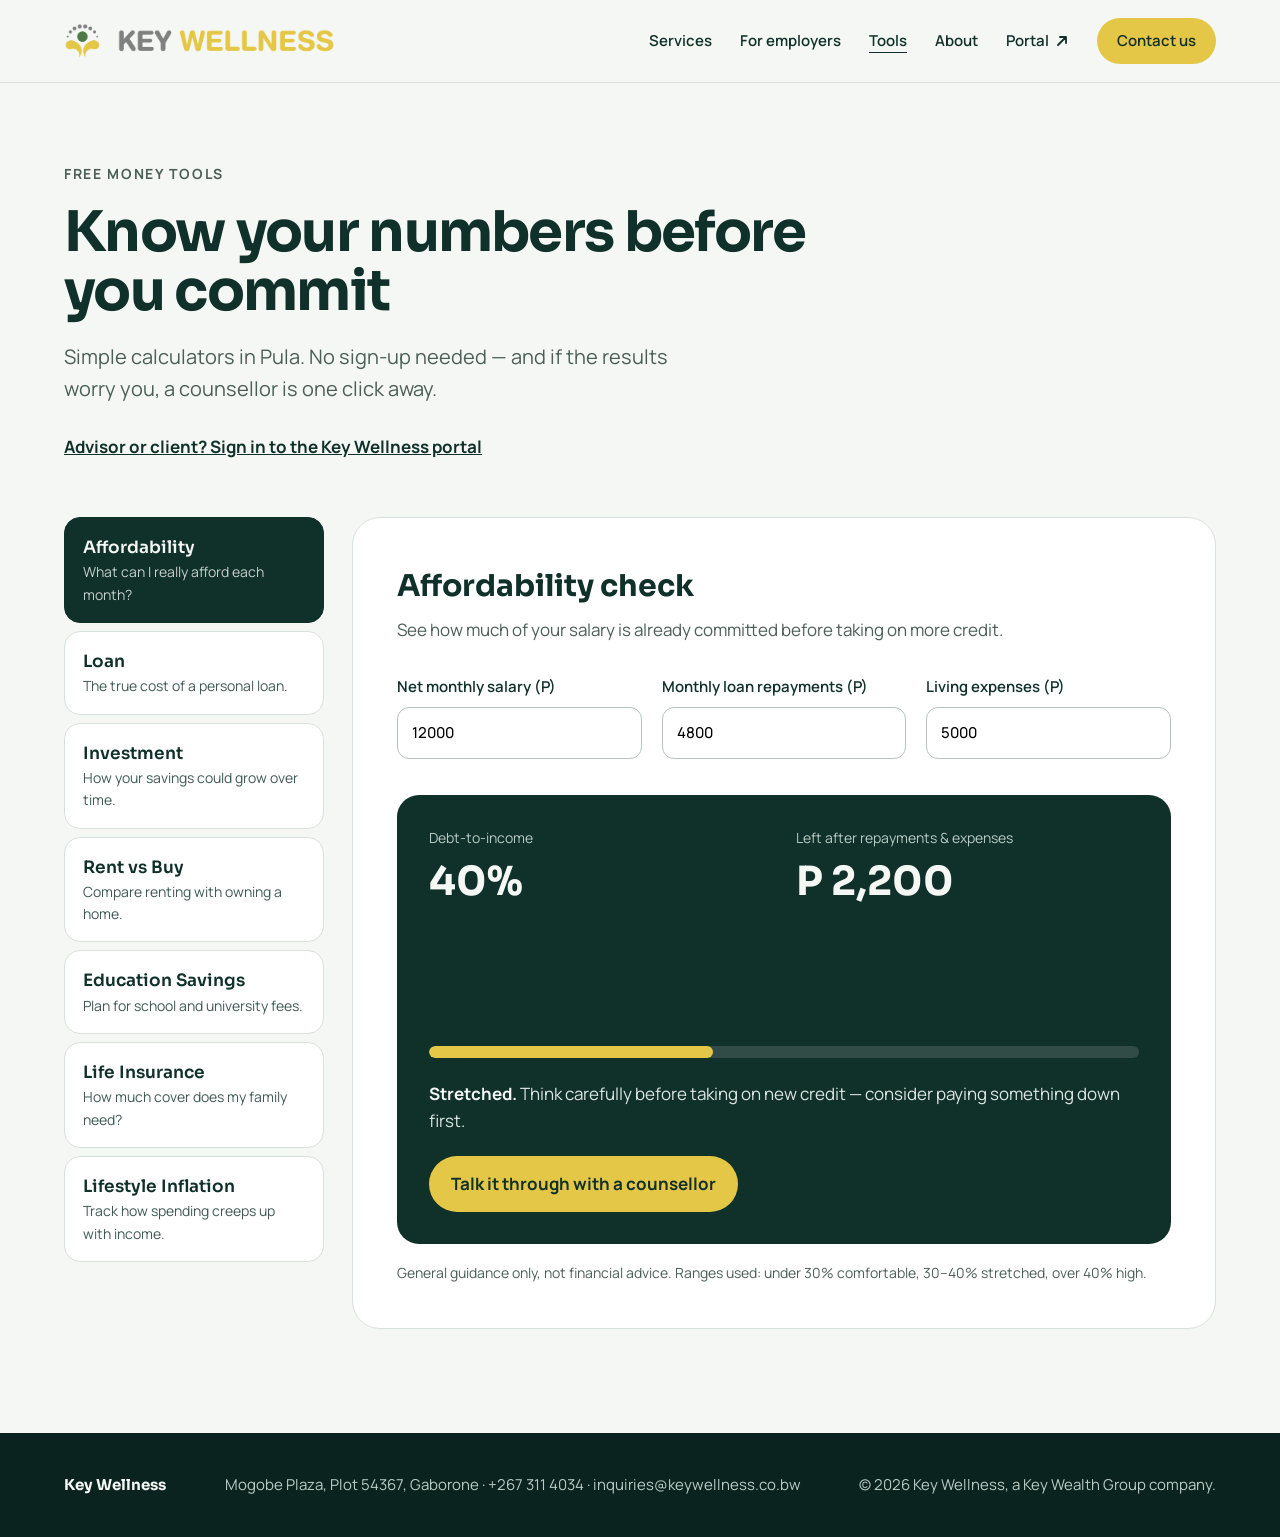
<file: tools.html>
<!doctype html>
<html lang="en">
<head>
<meta charset="utf-8">
<meta name="viewport" content="width=device-width, initial-scale=1">
<title>Key Wellness — Tools &amp; Calculators</title>
<meta name="description" content="Free financial calculators in Pula from Key Wellness: affordability, loans and more.">
<link rel="icon" href="logo.png">
<link rel="preconnect" href="https://fonts.googleapis.com">
<link rel="stylesheet" href="https://fonts.googleapis.com/css2?family=Sora:wght@600;700&amp;family=Manrope:wght@400;500;600;700&amp;display=swap">
<style>
*{box-sizing:border-box}
body{margin:0;background:#F5F7F4;font-family:Manrope,system-ui,sans-serif;color:#10302A;font-size:17px;line-height:1.6}
a{color:#10302A}a:hover{color:#1C4A40}
h1,h2,h3,.sora{font-family:Sora,sans-serif}
.wrap{max-width:1200px;margin:0 auto;padding-left:24px;padding-right:24px}
.tool{text-align:left;font:inherit;color:#10302A;cursor:pointer;padding:16px 18px;border-radius:16px;min-height:44px;background:#FFFFFF;border:1.5px solid #D9E1DC;width:100%}
.tool[aria-pressed="true"]{background:#10302A;color:#F5F7F4;border-color:#10302A}
.tool b{display:block;font-family:Sora,sans-serif;font-weight:600;font-size:17px}
.tool span{display:block;font-size:14px;opacity:.8}
label.f{flex:1 1 200px;display:flex;flex-direction:column;gap:8px;font-weight:600;font-size:15px}
label.f input{font:inherit;font-weight:500;padding:13px 14px;border:1.5px solid #B6C3BC;border-radius:12px;min-height:48px}
.res{background:#10302A;color:#F5F7F4;border-radius:22px;padding:32px;display:flex;flex-wrap:wrap;gap:24px}
.res small{display:block;color:#B8CCC4;font-size:14px}
.res .big{font-family:Sora,sans-serif;font-size:34px;font-weight:700}
.note{margin:18px 0 0;font-size:14px;color:#4B5E57}
.btn{display:inline-flex;align-items:center;text-decoration:none;background:#E5C748;color:#10302A;font-weight:700;padding:14px 22px;border-radius:999px;min-height:44px}
[hidden]{display:none!important}
@media (max-width:640px){h1{font-size:40px!important}}
</style>
</head>
<body>

<header style="background:#F5F7F4;border-bottom:1px solid #D9E1DC">
<nav class="wrap" style="padding-top:18px;padding-bottom:18px;display:flex;flex-wrap:wrap;align-items:center;justify-content:space-between;gap:16px">
<a href="index.html" style="display:flex;align-items:center;text-decoration:none"><img src="logo.png" alt="Key Wellness" style="height: 36px;width:auto;display:block"></a>
<div style="display: flex; flex-wrap: wrap; align-items: center; gap: 28px; font-weight: 600; font-size: 15px">
<a href="index.html#services" style="text-decoration: none">Services</a>
<a href="employers.html" style="text-decoration: none">For employers</a>
<a href="tools.html" style="text-decoration: underline; text-underline-offset: 6px">Tools</a>
<a href="index.html#about" style="text-decoration: none">About</a>
<a href="https://portal.keywellness.co.bw/" style="text-decoration: none; display: inline-flex; align-items: center; gap: 6px">Portal <svg width="14" height="14" viewBox="0 0 14 14" aria-hidden="true"><path d="M5 3h6v6M11 3 3 11" fill="none" stroke="currentColor" stroke-width="1.8" stroke-linecap="round" stroke-linejoin="round"></path></svg></a>
<a href="index.html#contact" style="text-decoration: none; background: #E5C748; color: #10302A; padding: 11px 20px; border-radius: 999px; min-height: 44px; box-sizing: border-box; display: inline-flex; align-items: center">Contact us</a>
</div>
</nav>
</header>

<section class="wrap" style="padding-top:80px;padding-bottom:48px">
<p style="margin:0 0 18px;font-size:14px;font-weight:700;letter-spacing:.12em;text-transform:uppercase;color:#4B5E57">Free money tools</p>
<h1 style="margin:0 0 20px;font-size:56px;line-height:1.05;letter-spacing:-.03em;max-width:820px">Know your numbers before you commit</h1>
<p style="margin:0;font-size:20px;color:#4B5E57;max-width:40rem">Simple calculators in Pula. No sign-up needed — and if the results worry you, a counsellor is one click away.</p>
<a href="https://portal.keywellness.co.bw/" style="display:inline-flex;align-items:center;margin-top:20px;font-weight:700;min-height:44px">Advisor or client? Sign in to the Key Wellness portal</a>
</section>

<section class="wrap" style="padding-bottom:104px;display:flex;flex-wrap:wrap;gap:28px;align-items:flex-start">
<div id="list" style="flex:1 1 260px;min-width:0;display:flex;flex-direction:column;gap:8px"></div>

<div style="flex:999 1 560px;min-width:0;background:#FFFFFF;border:1px solid #D9E1DC;border-radius:28px;padding:clamp(24px,4vw,44px)">

<div id="p-afford">
<h2 style="margin:0 0 6px;font-size:30px">Affordability check</h2>
<p style="margin:0 0 32px;color:#4B5E57">See how much of your salary is already committed before taking on more credit.</p>
<div style="display:flex;flex-wrap:wrap;gap:20px;margin-bottom:36px">
<label class="f">Net monthly salary (P)<input id="income" type="number" min="0" value="12000" inputmode="decimal"></label>
<label class="f">Monthly loan repayments (P)<input id="repay" type="number" min="0" value="4800" inputmode="decimal"></label>
<label class="f">Living expenses (P)<input id="expenses" type="number" min="0" value="5000" inputmode="decimal"></label>
</div>
<div class="res" style="flex-direction:column;gap:22px">
<div style="display:flex;flex-wrap:wrap;gap:24px">
<div style="flex:1 1 180px"><small>Debt-to-income</small><span class="big" id="dti" style="font-size:40px"></span></div>
<div style="flex:1 1 180px"><small>Left after repayments &amp; expenses</small><span class="big" id="left" style="font-size:40px"></span></div>
</div>
<div style="height:12px;background:rgba(245,247,244,.14);border-radius:999px;overflow:hidden"><div id="bar" style="height:100%;border-radius:999px;width:0"></div></div>
<p style="margin:0;color:#DCE6E1" aria-live="polite"><strong id="vt" style="color:#F5F7F4"></strong> <span id="vx"></span></p>
<a href="index.html#contact" class="btn" style="align-self:flex-start">Talk it through with a counsellor</a>
</div>
<p class="note">General guidance only, not financial advice. Ranges used: under 30% comfortable, 30–40% stretched, over 40% high.</p>
</div>

<div id="p-loan" hidden>
<h2 style="margin:0 0 6px;font-size:30px">Loan calculator</h2>
<p style="margin:0 0 32px;color:#4B5E57">Work out the monthly instalment and what the loan really costs over its term.</p>
<div style="display:flex;flex-wrap:wrap;gap:20px;margin-bottom:36px">
<label class="f">Loan amount (P)<input id="amount" type="number" min="0" value="50000" inputmode="decimal"></label>
<label class="f">Interest rate (% a year)<input id="rate" type="number" min="0" step="0.1" value="18" inputmode="decimal"></label>
<label class="f">Term (months)<input id="term" type="number" min="1" value="60" inputmode="numeric"></label>
</div>
<div class="res" aria-live="polite">
<div style="flex:1 1 160px"><small>Monthly instalment</small><span class="big" id="inst"></span></div>
<div style="flex:1 1 160px"><small>Total interest</small><span class="big" id="int"></span></div>
<div style="flex:1 1 160px"><small>Total repaid</small><span class="big" id="tot"></span></div>
</div>
<p class="note">Excludes fees and insurance premiums, which can add materially to the cost. General guidance only.</p>
</div>

<div id="p-other" hidden>
<h2 id="o-name" style="margin:0 0 6px;font-size:30px"></h2>
<p id="o-blurb" style="margin:0 0 28px;color:#4B5E57"></p>
<div style="background:#F5F7F4;border-radius:22px;padding:32px;display:flex;flex-direction:column;gap:16px;align-items:flex-start">
<p style="margin:0">This calculator is available on the Key Wellness portal.</p>
<a href="https://portal.keywellness.co.bw/" class="btn">Open the portal</a>
</div>
</div>

</div>
</section>

<footer style="background:#0B231E;color:#B8CCC4;font-size:15px">
<div class="wrap" style="padding-top:40px;padding-bottom:40px;display:flex;flex-wrap:wrap;gap:16px;justify-content:space-between">
<span class="sora" style="font-weight:700;color:#F5F7F4">Key Wellness</span>
<span>Mogobe Plaza, Plot 54367, Gaborone · +267 311 4034 · inquiries@keywellness.co.bw</span>
<span>© 2026 Key Wellness, a Key Wealth Group company.</span>
</div>
</footer>

<script>
(function () {
  var tools = [
    { id: 'afford', name: 'Affordability', blurb: 'What can I really afford each month?' },
    { id: 'loan', name: 'Loan', blurb: 'The true cost of a personal loan.' },
    { id: 'invest', name: 'Investment', blurb: 'How your savings could grow over time.' },
    { id: 'rent', name: 'Rent vs Buy', blurb: 'Compare renting with owning a home.' },
    { id: 'edu', name: 'Education Savings', blurb: 'Plan for school and university fees.' },
    { id: 'life', name: 'Life Insurance', blurb: 'How much cover does my family need?' },
    { id: 'inflation', name: 'Lifestyle Inflation', blurb: 'Track how spending creeps up with income.' }
  ];
  var $ = function (id) { return document.getElementById(id); };
  var list = $('list');
  tools.forEach(function (t) {
    var b = document.createElement('button');
    b.type = 'button'; b.className = 'tool'; b.dataset.id = t.id;
    b.innerHTML = '<b></b><span></span>';
    b.querySelector('b').textContent = t.name;
    b.querySelector('span').textContent = t.blurb;
    b.addEventListener('click', function () { pick(t.id); });
    list.appendChild(b);
  });
  function pick(id) {
    list.querySelectorAll('.tool').forEach(function (b) { b.setAttribute('aria-pressed', String(b.dataset.id === id)); });
    $('p-afford').hidden = id !== 'afford';
    $('p-loan').hidden = id !== 'loan';
    $('p-other').hidden = id === 'afford' || id === 'loan';
    var t = tools.filter(function (x) { return x.id === id; })[0];
    $('o-name').textContent = t.name + ' calculator';
    $('o-blurb').textContent = t.blurb;
  }
  function num(id) { var n = parseFloat($(id).value); return isNaN(n) ? 0 : n; }
  function pula(v) { return 'P ' + Math.round(v).toLocaleString('en-US'); }
  function afford() {
    var inc = num('income'), rep = num('repay'), exp = num('expenses');
    var dti = inc > 0 ? rep / inc * 100 : 0, left = inc - rep - exp, col, t, x;
    if (dti < 30) { t = 'Comfortable.'; x = 'Your repayments leave room to save and absorb surprises.'; col = '#7FD1AE'; }
    else if (dti <= 40) { t = 'Stretched.'; x = 'Think carefully before taking on new credit — consider paying something down first.'; col = '#E5C748'; }
    else { t = 'High.'; x = 'A large share of your salary goes to debt. A repayment plan could ease the pressure.'; col = '#F28C6B'; }
    $('dti').textContent = Math.round(dti) + '%';
    $('left').textContent = (left < 0 ? '−' : '') + pula(Math.abs(left));
    $('bar').style.width = Math.min(100, Math.max(0, dti)) + '%';
    $('bar').style.background = col;
    $('vt').textContent = t; $('vx').textContent = x;
  }
  function loan() {
    var a = num('amount'), r = num('rate') / 1200, n = Math.max(1, Math.round(num('term')));
    var i = r > 0 ? a * r / (1 - Math.pow(1 + r, -n)) : a / n;
    $('inst').textContent = pula(i); $('int').textContent = pula(i * n - a); $('tot').textContent = pula(i * n);
  }
  ['income', 'repay', 'expenses'].forEach(function (id) { $(id).addEventListener('input', afford); });
  ['amount', 'rate', 'term'].forEach(function (id) { $(id).addEventListener('input', loan); });
  pick('afford'); afford(); loan();
})();
</script>
</body>
</html>
</file>
